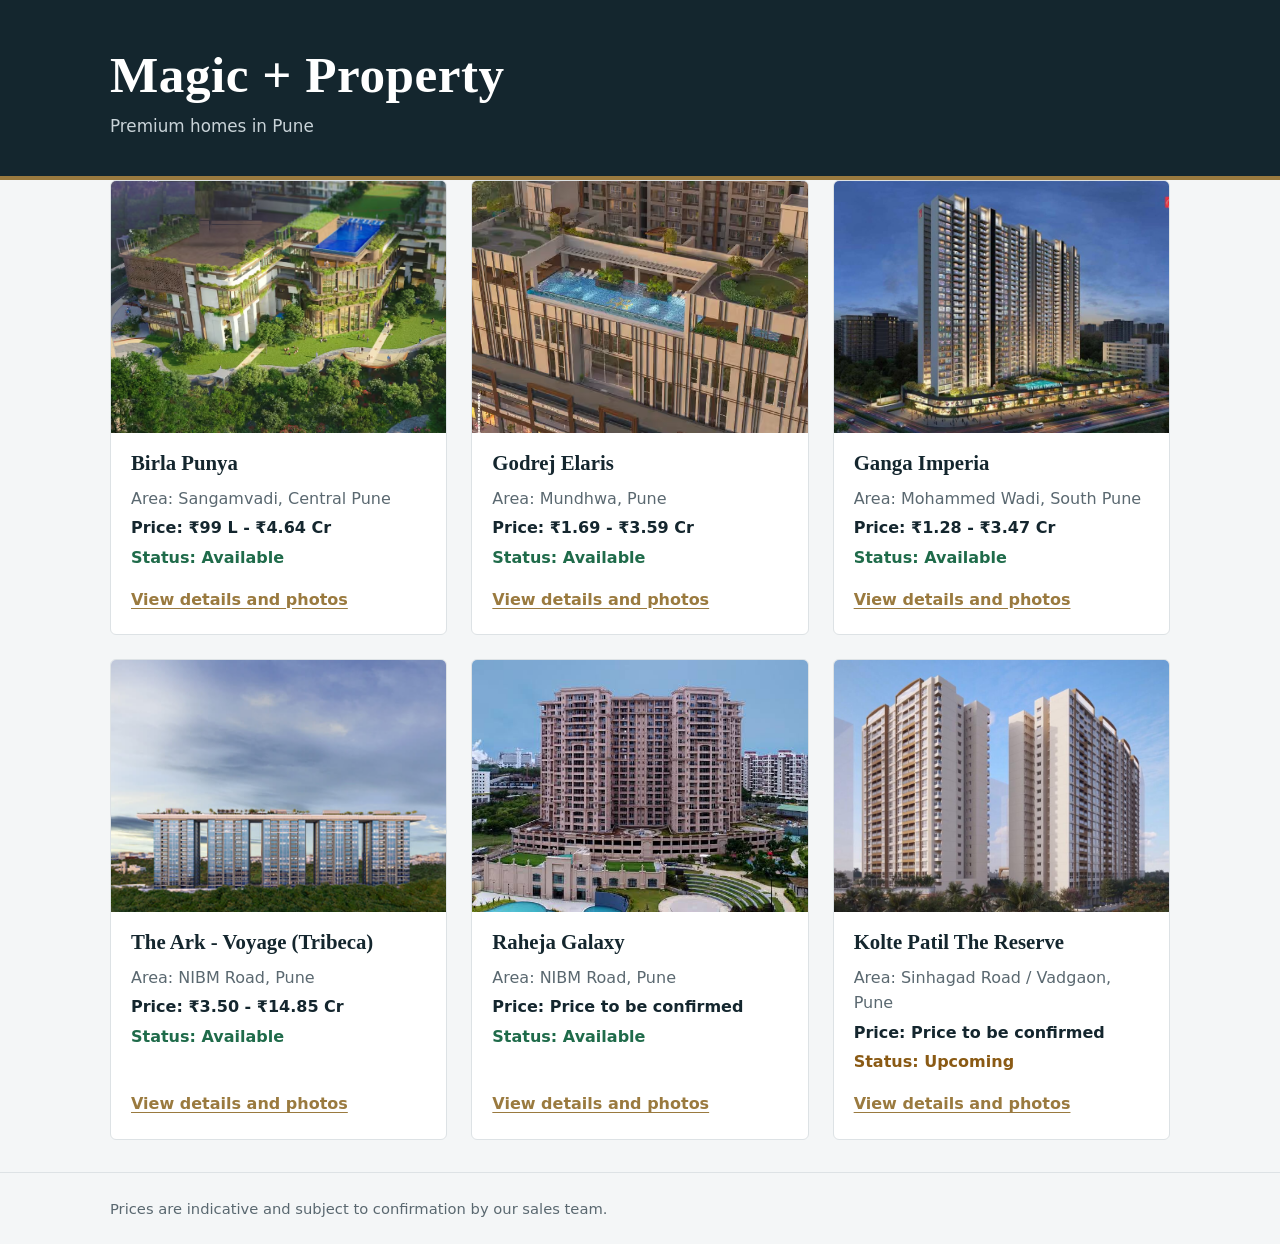
<file: index.html>
<!DOCTYPE html>
<html lang="en">
<head>
<meta charset="utf-8">
<meta name="viewport" content="width=device-width, initial-scale=1">
<title>Magic + Property | Premium homes in Pune</title>
<meta name="description" content="Magic + Property is a real estate agency in Pune, India. Browse available and upcoming premium homes.">
<link rel="stylesheet" href="style.css">
</head>
<body>
<header class="site-header">
  <div class="wrap">
    <h1>Magic + Property</h1>
    <p class="tagline">Premium homes in Pune</p>
  </div>
</header>
<main class="wrap">
  <section class="grid" aria-label="Properties">
    <article class="card">
      <div class="img-frame"><img src="images/birla-punya/thumb.jpg" alt="Birla Punya thumbnail" width="600" height="400" loading="lazy"></div>
      <div class="card-body">
        <h2>Birla Punya</h2>
        <p class="area">Area: Sangamvadi, Central Pune</p>
        <p class="price">Price: ₹99 L - ₹4.64 Cr</p>
        <p class="status available">Status: Available</p>
        <a class="link" href="https://amydosomething.github.io/magicp/birla-punya.html">View details and photos</a>
      </div>
    </article>
    <article class="card">
      <div class="img-frame"><img src="images/godrej-elaris/thumb.jpg" alt="Godrej Elaris thumbnail" width="600" height="400" loading="lazy"></div>
      <div class="card-body">
        <h2>Godrej Elaris</h2>
        <p class="area">Area: Mundhwa, Pune</p>
        <p class="price">Price: ₹1.69 - ₹3.59 Cr</p>
        <p class="status available">Status: Available</p>
        <a class="link" href="https://amydosomething.github.io/magicp/godrej-elaris.html">View details and photos</a>
      </div>
    </article>
    <article class="card">
      <div class="img-frame"><img src="images/ganga-imperia/thumb.jpg" alt="Ganga Imperia thumbnail" width="600" height="400" loading="lazy"></div>
      <div class="card-body">
        <h2>Ganga Imperia</h2>
        <p class="area">Area: Mohammed Wadi, South Pune</p>
        <p class="price">Price: ₹1.28 - ₹3.47 Cr</p>
        <p class="status available">Status: Available</p>
        <a class="link" href="https://amydosomething.github.io/magicp/ganga-imperia.html">View details and photos</a>
      </div>
    </article>
    <article class="card">
      <div class="img-frame"><img src="images/the-ark-voyage-tribeca/thumb.jpg" alt="The Ark - Voyage (Tribeca) thumbnail" width="600" height="400" loading="lazy"></div>
      <div class="card-body">
        <h2>The Ark - Voyage (Tribeca)</h2>
        <p class="area">Area: NIBM Road, Pune</p>
        <p class="price">Price: ₹3.50 - ₹14.85 Cr</p>
        <p class="status available">Status: Available</p>
        <a class="link" href="https://amydosomething.github.io/magicp/the-ark-voyage-tribeca.html">View details and photos</a>
      </div>
    </article>
    <article class="card">
      <div class="img-frame"><img src="images/raheja-galaxy/thumb.jpg" alt="Raheja Galaxy thumbnail" width="600" height="400" loading="lazy"></div>
      <div class="card-body">
        <h2>Raheja Galaxy</h2>
        <p class="area">Area: NIBM Road, Pune</p>
        <p class="price">Price: Price to be confirmed</p>
        <p class="status available">Status: Available</p>
        <a class="link" href="https://amydosomething.github.io/magicp/raheja-galaxy.html">View details and photos</a>
      </div>
    </article>
    <article class="card">
      <div class="img-frame"><img src="images/kolte-patil-the-reserve/thumb.jpg" alt="Kolte Patil The Reserve thumbnail" width="600" height="400" loading="lazy"></div>
      <div class="card-body">
        <h2>Kolte Patil The Reserve</h2>
        <p class="area">Area: Sinhagad Road / Vadgaon, Pune</p>
        <p class="price">Price: Price to be confirmed</p>
        <p class="status upcoming">Status: Upcoming</p>
        <a class="link" href="https://amydosomething.github.io/magicp/kolte-patil-the-reserve.html">View details and photos</a>
      </div>
    </article>
  </section>
</main>
<footer class="site-footer"><div class="wrap"><p>Prices are indicative and subject to confirmation by our sales team.</p></div></footer>
</body>
</html>
</file>
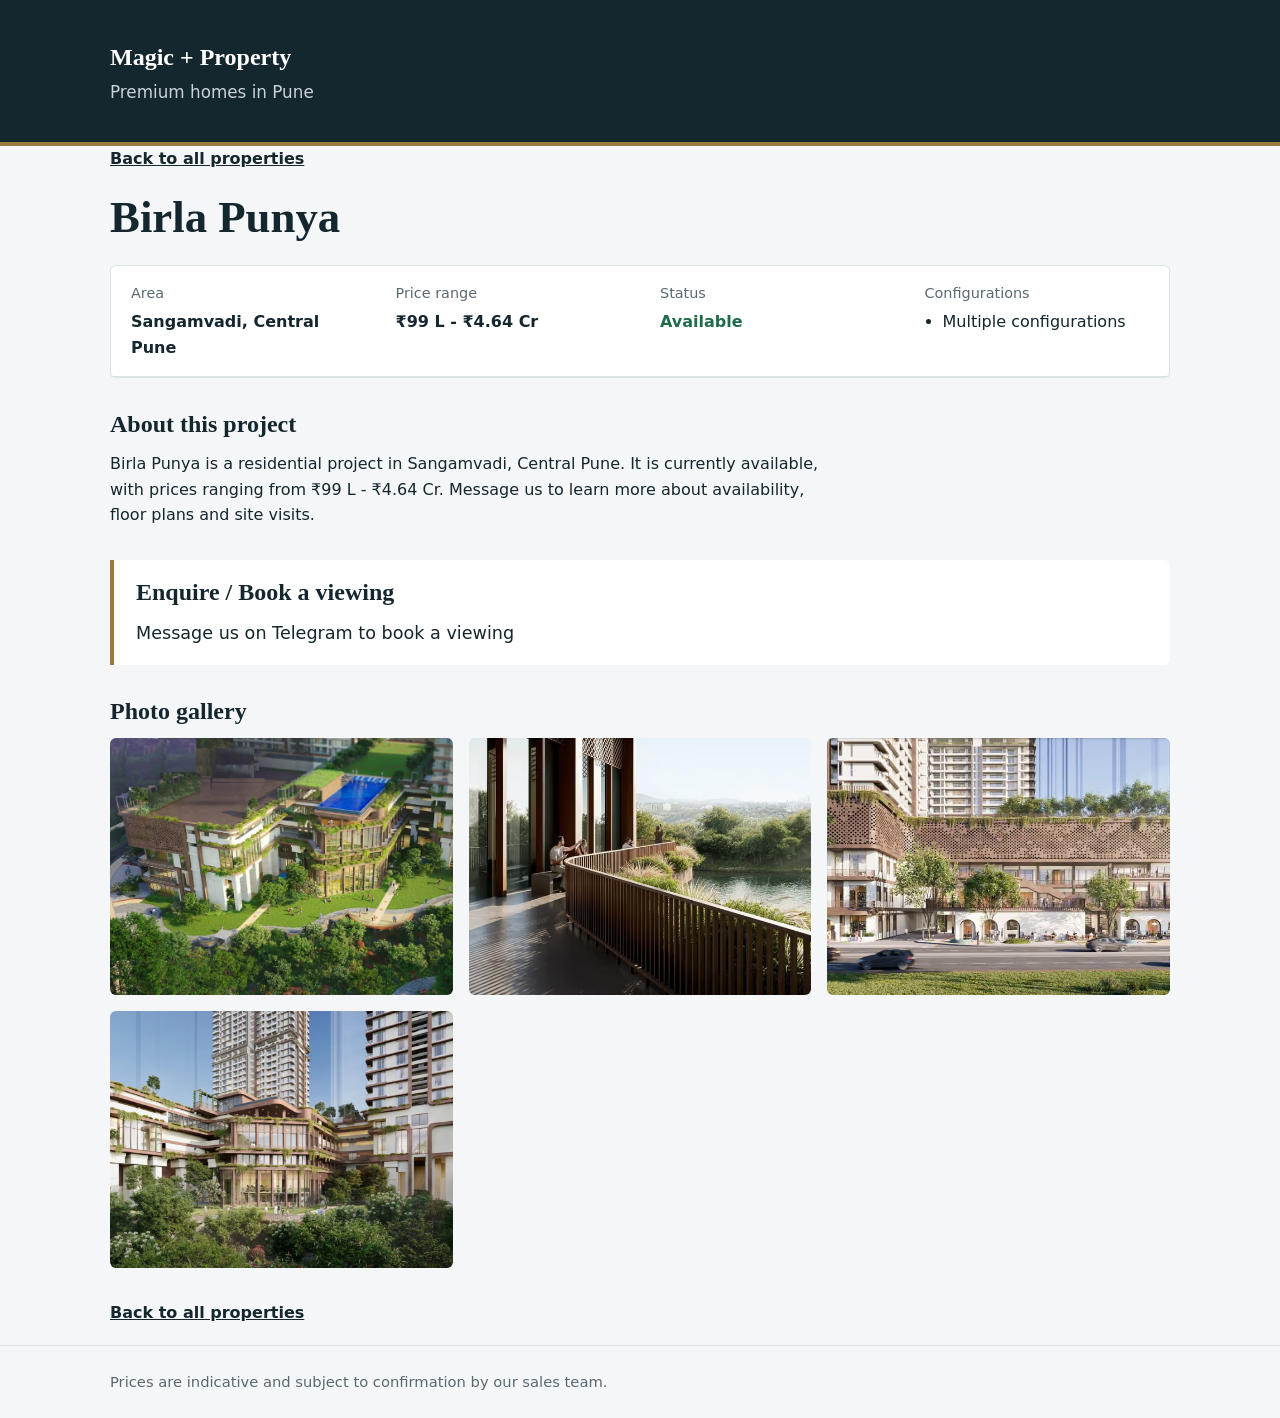
<file: birla-punya.html>
<!DOCTYPE html>
<html lang="en">
<head>
<meta charset="utf-8">
<meta name="viewport" content="width=device-width, initial-scale=1">
<title>Birla Punya | Magic + Property</title>
<meta name="description" content="Birla Punya in Sangamvadi, Central Pune. ₹99 L - ₹4.64 Cr. Status: Available.">
<link rel="stylesheet" href="style.css">
</head>
<body>
<header class="site-header">
  <div class="wrap">
    <p class="brand"><a href="index.html">Magic + Property</a></p>
    <p class="tagline">Premium homes in Pune</p>
  </div>
</header>
<main class="wrap">
  <p class="back"><a href="index.html">Back to all properties</a></p>
  <h1 class="project">Birla Punya</h1>
  <dl class="facts">
    <div><dt>Area</dt><dd>Sangamvadi, Central Pune</dd></div>
    <div><dt>Price range</dt><dd>₹99 L - ₹4.64 Cr</dd></div>
    <div><dt>Status</dt><dd class="status available">Available</dd></div>
    <div><dt>Configurations</dt><dd><ul><li>Multiple configurations</li></ul></dd></div>
  </dl>
  <section>
    <h2>About this project</h2>
    <p class="desc">Birla Punya is a residential project in Sangamvadi, Central Pune. It is currently available, with prices ranging from ₹99 L - ₹4.64 Cr. Message us to learn more about availability, floor plans and site visits.</p>
  </section>
  <section class="enquire">
    <h2>Enquire / Book a viewing</h2>
    <p>Message us on Telegram to book a viewing</p>
  </section>
  <section>
    <h2>Photo gallery</h2>
    <div class="gallery">
      <figure><div class="img-frame"><img src="images/birla-punya/1.avif" alt="Birla Punya exterior view" width="800" height="600" loading="lazy"></div></figure>
      <figure><div class="img-frame"><img src="images/birla-punya/2.avif" alt="Birla Punya living room interior" width="800" height="600" loading="lazy"></div></figure>
      <figure><div class="img-frame"><img src="images/birla-punya/3.avif" alt="Birla Punya amenities and common areas" width="800" height="600" loading="lazy"></div></figure>
      <figure><div class="img-frame"><img src="images/birla-punya/4.avif" alt="Birla Punya neighbourhood and surroundings" width="800" height="600" loading="lazy"></div></figure>
    </div>
  </section>
  <p class="back"><a href="index.html">Back to all properties</a></p>
</main>
<footer class="site-footer"><div class="wrap"><p>Prices are indicative and subject to confirmation by our sales team.</p></div></footer>
</body>
</html>
</file>
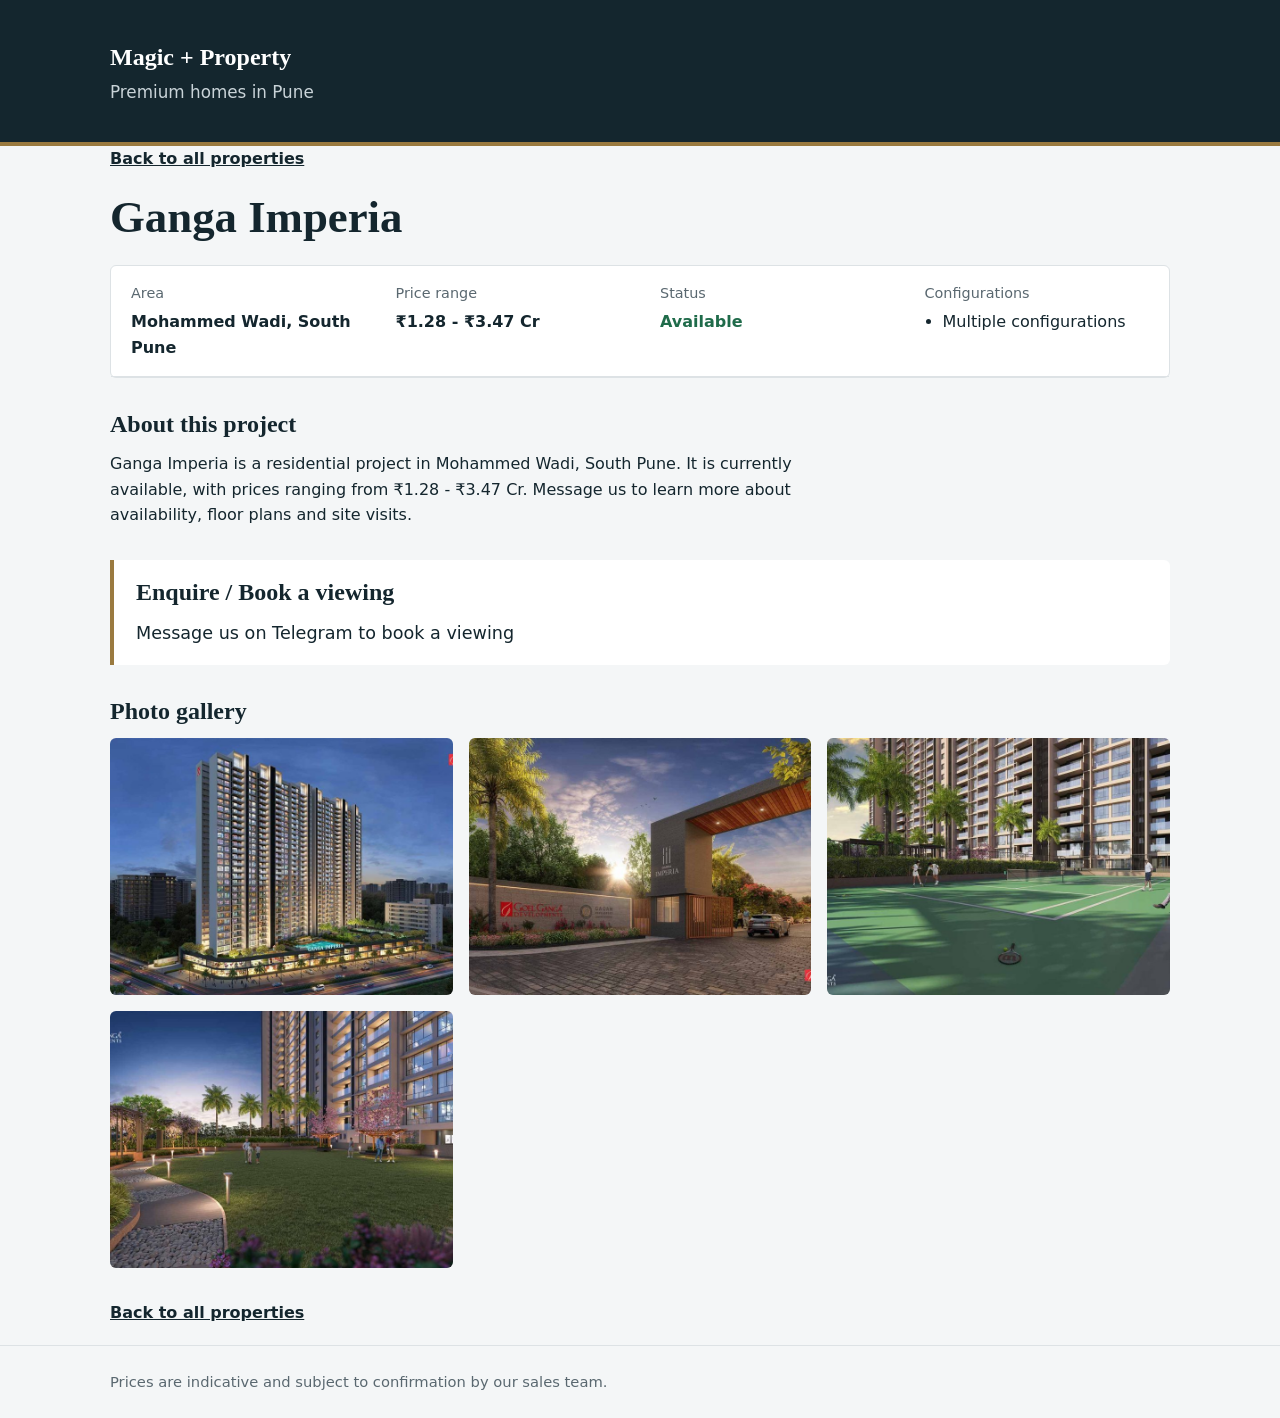
<file: ganga-imperia.html>
<!DOCTYPE html>
<html lang="en">
<head>
<meta charset="utf-8">
<meta name="viewport" content="width=device-width, initial-scale=1">
<title>Ganga Imperia | Magic + Property</title>
<meta name="description" content="Ganga Imperia in Mohammed Wadi, South Pune. ₹1.28 - ₹3.47 Cr. Status: Available.">
<link rel="stylesheet" href="style.css">
</head>
<body>
<header class="site-header">
  <div class="wrap">
    <p class="brand"><a href="index.html">Magic + Property</a></p>
    <p class="tagline">Premium homes in Pune</p>
  </div>
</header>
<main class="wrap">
  <p class="back"><a href="index.html">Back to all properties</a></p>
  <h1 class="project">Ganga Imperia</h1>
  <dl class="facts">
    <div><dt>Area</dt><dd>Mohammed Wadi, South Pune</dd></div>
    <div><dt>Price range</dt><dd>₹1.28 - ₹3.47 Cr</dd></div>
    <div><dt>Status</dt><dd class="status available">Available</dd></div>
    <div><dt>Configurations</dt><dd><ul><li>Multiple configurations</li></ul></dd></div>
  </dl>
  <section>
    <h2>About this project</h2>
    <p class="desc">Ganga Imperia is a residential project in Mohammed Wadi, South Pune. It is currently available, with prices ranging from ₹1.28 - ₹3.47 Cr. Message us to learn more about availability, floor plans and site visits.</p>
  </section>
  <section class="enquire">
    <h2>Enquire / Book a viewing</h2>
    <p>Message us on Telegram to book a viewing</p>
  </section>
  <section>
    <h2>Photo gallery</h2>
    <div class="gallery">
      <figure><div class="img-frame"><img src="images/ganga-imperia/1.jpg" alt="Ganga Imperia exterior view" width="800" height="600" loading="lazy"></div></figure>
      <figure><div class="img-frame"><img src="images/ganga-imperia/2.jpg" alt="Ganga Imperia living room interior" width="800" height="600" loading="lazy"></div></figure>
      <figure><div class="img-frame"><img src="images/ganga-imperia/3.jpg" alt="Ganga Imperia amenities and common areas" width="800" height="600" loading="lazy"></div></figure>
      <figure><div class="img-frame"><img src="images/ganga-imperia/4.jpg" alt="Ganga Imperia neighbourhood and surroundings" width="800" height="600" loading="lazy"></div></figure>
    </div>
  </section>
  <p class="back"><a href="index.html">Back to all properties</a></p>
</main>
<footer class="site-footer"><div class="wrap"><p>Prices are indicative and subject to confirmation by our sales team.</p></div></footer>
</body>
</html>
</file>
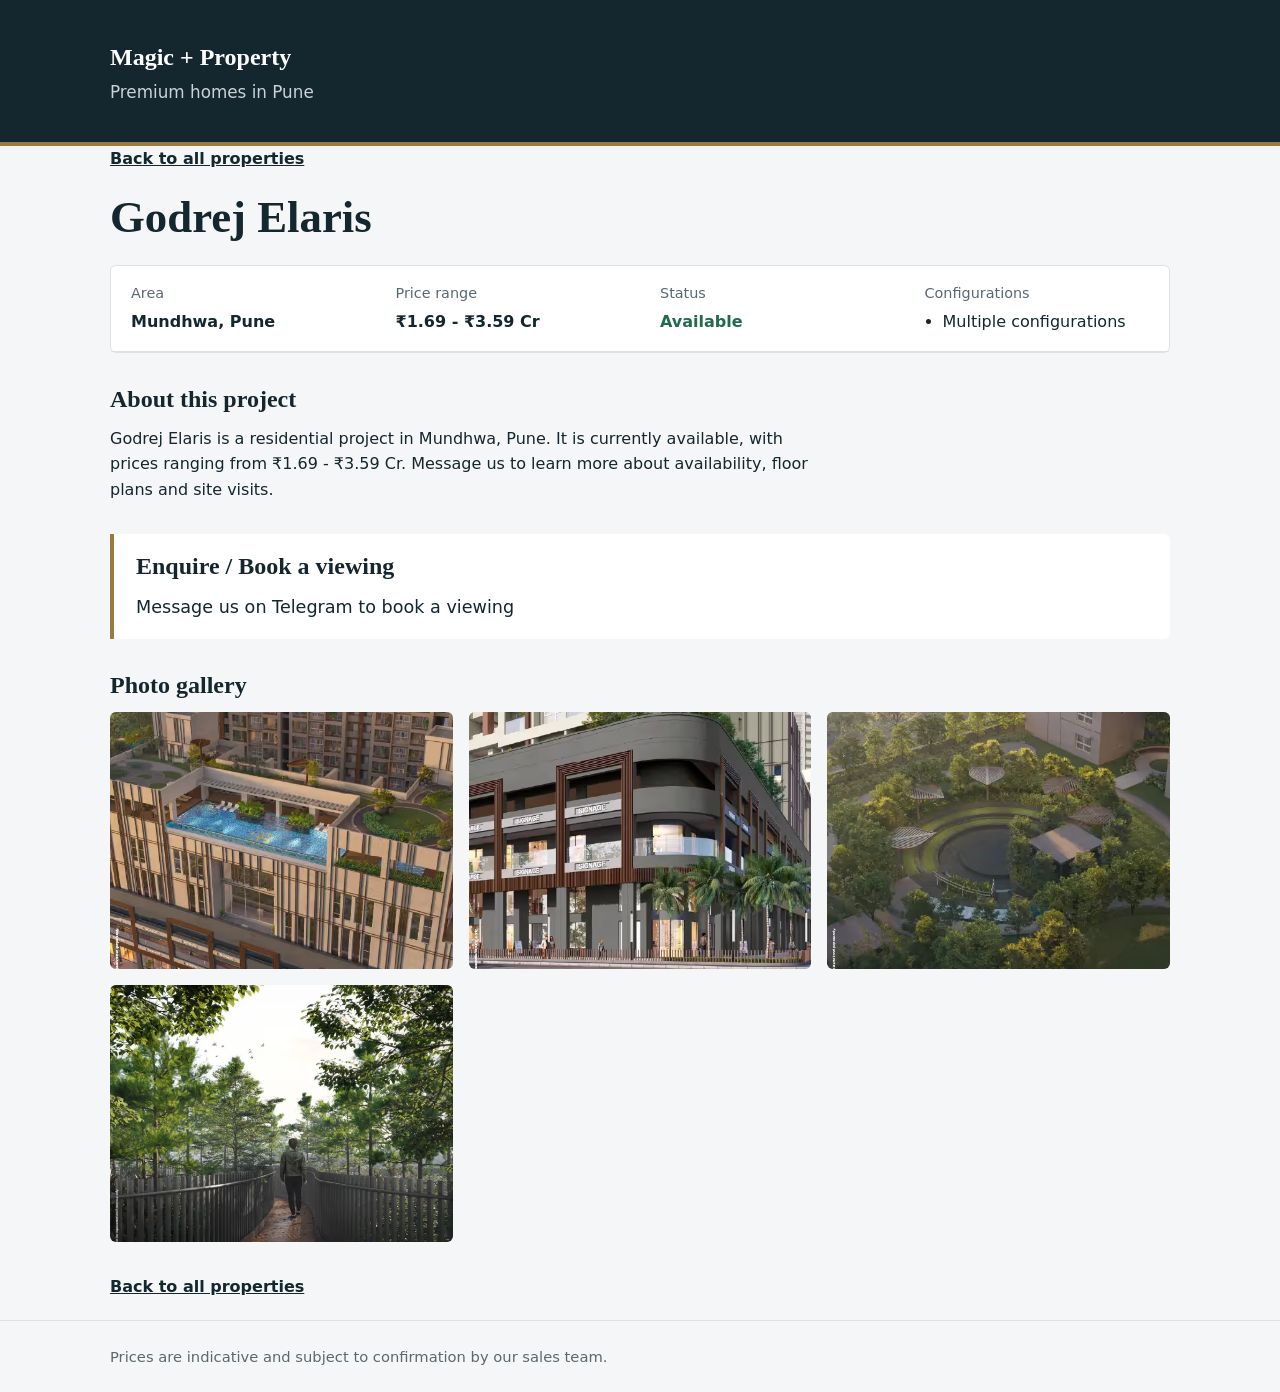
<file: godrej-elaris.html>
<!DOCTYPE html>
<html lang="en">
<head>
<meta charset="utf-8">
<meta name="viewport" content="width=device-width, initial-scale=1">
<title>Godrej Elaris | Magic + Property</title>
<meta name="description" content="Godrej Elaris in Mundhwa, Pune. ₹1.69 - ₹3.59 Cr. Status: Available.">
<link rel="stylesheet" href="style.css">
</head>
<body>
<header class="site-header">
  <div class="wrap">
    <p class="brand"><a href="index.html">Magic + Property</a></p>
    <p class="tagline">Premium homes in Pune</p>
  </div>
</header>
<main class="wrap">
  <p class="back"><a href="index.html">Back to all properties</a></p>
  <h1 class="project">Godrej Elaris</h1>
  <dl class="facts">
    <div><dt>Area</dt><dd>Mundhwa, Pune</dd></div>
    <div><dt>Price range</dt><dd>₹1.69 - ₹3.59 Cr</dd></div>
    <div><dt>Status</dt><dd class="status available">Available</dd></div>
    <div><dt>Configurations</dt><dd><ul><li>Multiple configurations</li></ul></dd></div>
  </dl>
  <section>
    <h2>About this project</h2>
    <p class="desc">Godrej Elaris is a residential project in Mundhwa, Pune. It is currently available, with prices ranging from ₹1.69 - ₹3.59 Cr. Message us to learn more about availability, floor plans and site visits.</p>
  </section>
  <section class="enquire">
    <h2>Enquire / Book a viewing</h2>
    <p>Message us on Telegram to book a viewing</p>
  </section>
  <section>
    <h2>Photo gallery</h2>
    <div class="gallery">
      <figure><div class="img-frame"><img src="images/godrej-elaris/1.avif" alt="Godrej Elaris exterior view" width="800" height="600" loading="lazy"></div></figure>
      <figure><div class="img-frame"><img src="images/godrej-elaris/2.avif" alt="Godrej Elaris living room interior" width="800" height="600" loading="lazy"></div></figure>
      <figure><div class="img-frame"><img src="images/godrej-elaris/3.avif" alt="Godrej Elaris amenities and common areas" width="800" height="600" loading="lazy"></div></figure>
      <figure><div class="img-frame"><img src="images/godrej-elaris/4.avif" alt="Godrej Elaris neighbourhood and surroundings" width="800" height="600" loading="lazy"></div></figure>
    </div>
  </section>
  <p class="back"><a href="index.html">Back to all properties</a></p>
</main>
<footer class="site-footer"><div class="wrap"><p>Prices are indicative and subject to confirmation by our sales team.</p></div></footer>
</body>
</html>
</file>
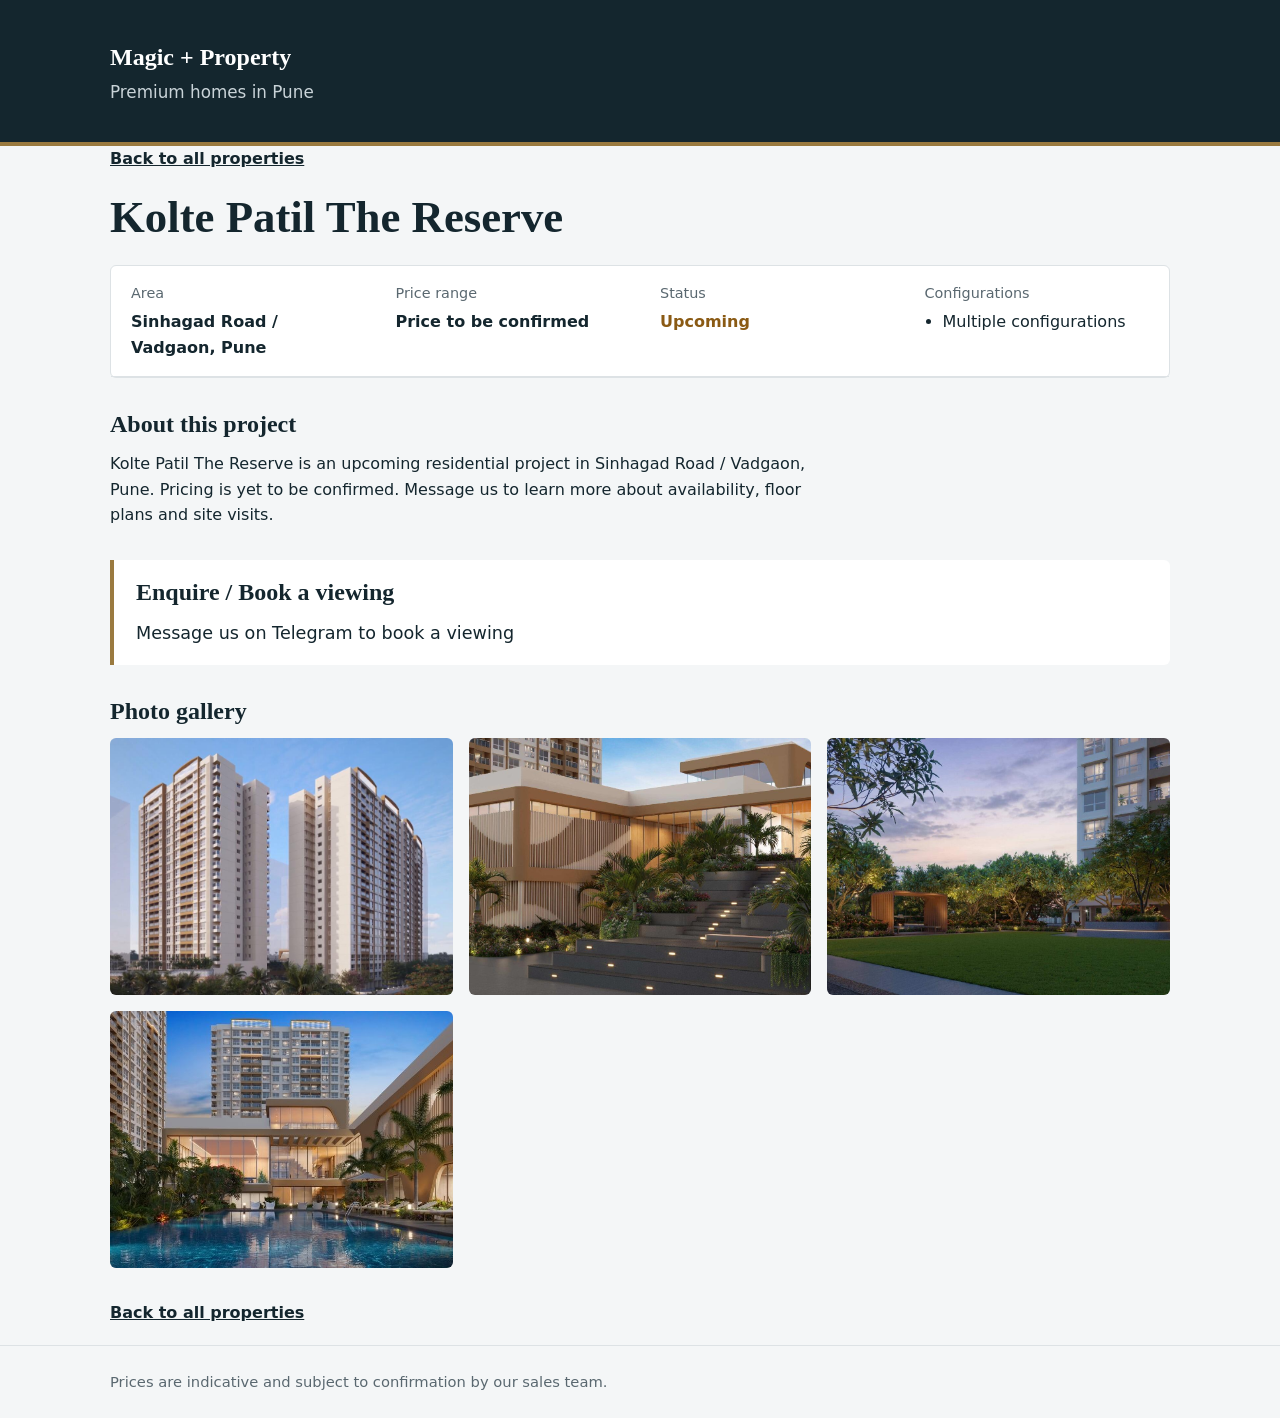
<file: kolte-patil-the-reserve.html>
<!DOCTYPE html>
<html lang="en">
<head>
<meta charset="utf-8">
<meta name="viewport" content="width=device-width, initial-scale=1">
<title>Kolte Patil The Reserve | Magic + Property</title>
<meta name="description" content="Kolte Patil The Reserve in Sinhagad Road / Vadgaon, Pune. Price to be confirmed. Status: Upcoming.">
<link rel="stylesheet" href="style.css">
</head>
<body>
<header class="site-header">
  <div class="wrap">
    <p class="brand"><a href="index.html">Magic + Property</a></p>
    <p class="tagline">Premium homes in Pune</p>
  </div>
</header>
<main class="wrap">
  <p class="back"><a href="index.html">Back to all properties</a></p>
  <h1 class="project">Kolte Patil The Reserve</h1>
  <dl class="facts">
    <div><dt>Area</dt><dd>Sinhagad Road / Vadgaon, Pune</dd></div>
    <div><dt>Price range</dt><dd>Price to be confirmed</dd></div>
    <div><dt>Status</dt><dd class="status upcoming">Upcoming</dd></div>
    <div><dt>Configurations</dt><dd><ul><li>Multiple configurations</li></ul></dd></div>
  </dl>
  <section>
    <h2>About this project</h2>
    <p class="desc">Kolte Patil The Reserve is an upcoming residential project in Sinhagad Road / Vadgaon, Pune. Pricing is yet to be confirmed. Message us to learn more about availability, floor plans and site visits.</p>
  </section>
  <section class="enquire">
    <h2>Enquire / Book a viewing</h2>
    <p>Message us on Telegram to book a viewing</p>
  </section>
  <section>
    <h2>Photo gallery</h2>
    <div class="gallery">
      <figure><div class="img-frame"><img src="images/kolte-patil-the-reserve/1.jpg" alt="Kolte Patil The Reserve exterior view" width="800" height="600" loading="lazy"></div></figure>
      <figure><div class="img-frame"><img src="images/kolte-patil-the-reserve/2.jpg" alt="Kolte Patil The Reserve living room interior" width="800" height="600" loading="lazy"></div></figure>
      <figure><div class="img-frame"><img src="images/kolte-patil-the-reserve/3.jpg" alt="Kolte Patil The Reserve amenities and common areas" width="800" height="600" loading="lazy"></div></figure>
      <figure><div class="img-frame"><img src="images/kolte-patil-the-reserve/4.jpg" alt="Kolte Patil The Reserve neighbourhood and surroundings" width="800" height="600" loading="lazy"></div></figure>
    </div>
  </section>
  <p class="back"><a href="index.html">Back to all properties</a></p>
</main>
<footer class="site-footer"><div class="wrap"><p>Prices are indicative and subject to confirmation by our sales team.</p></div></footer>
</body>
</html>
</file>
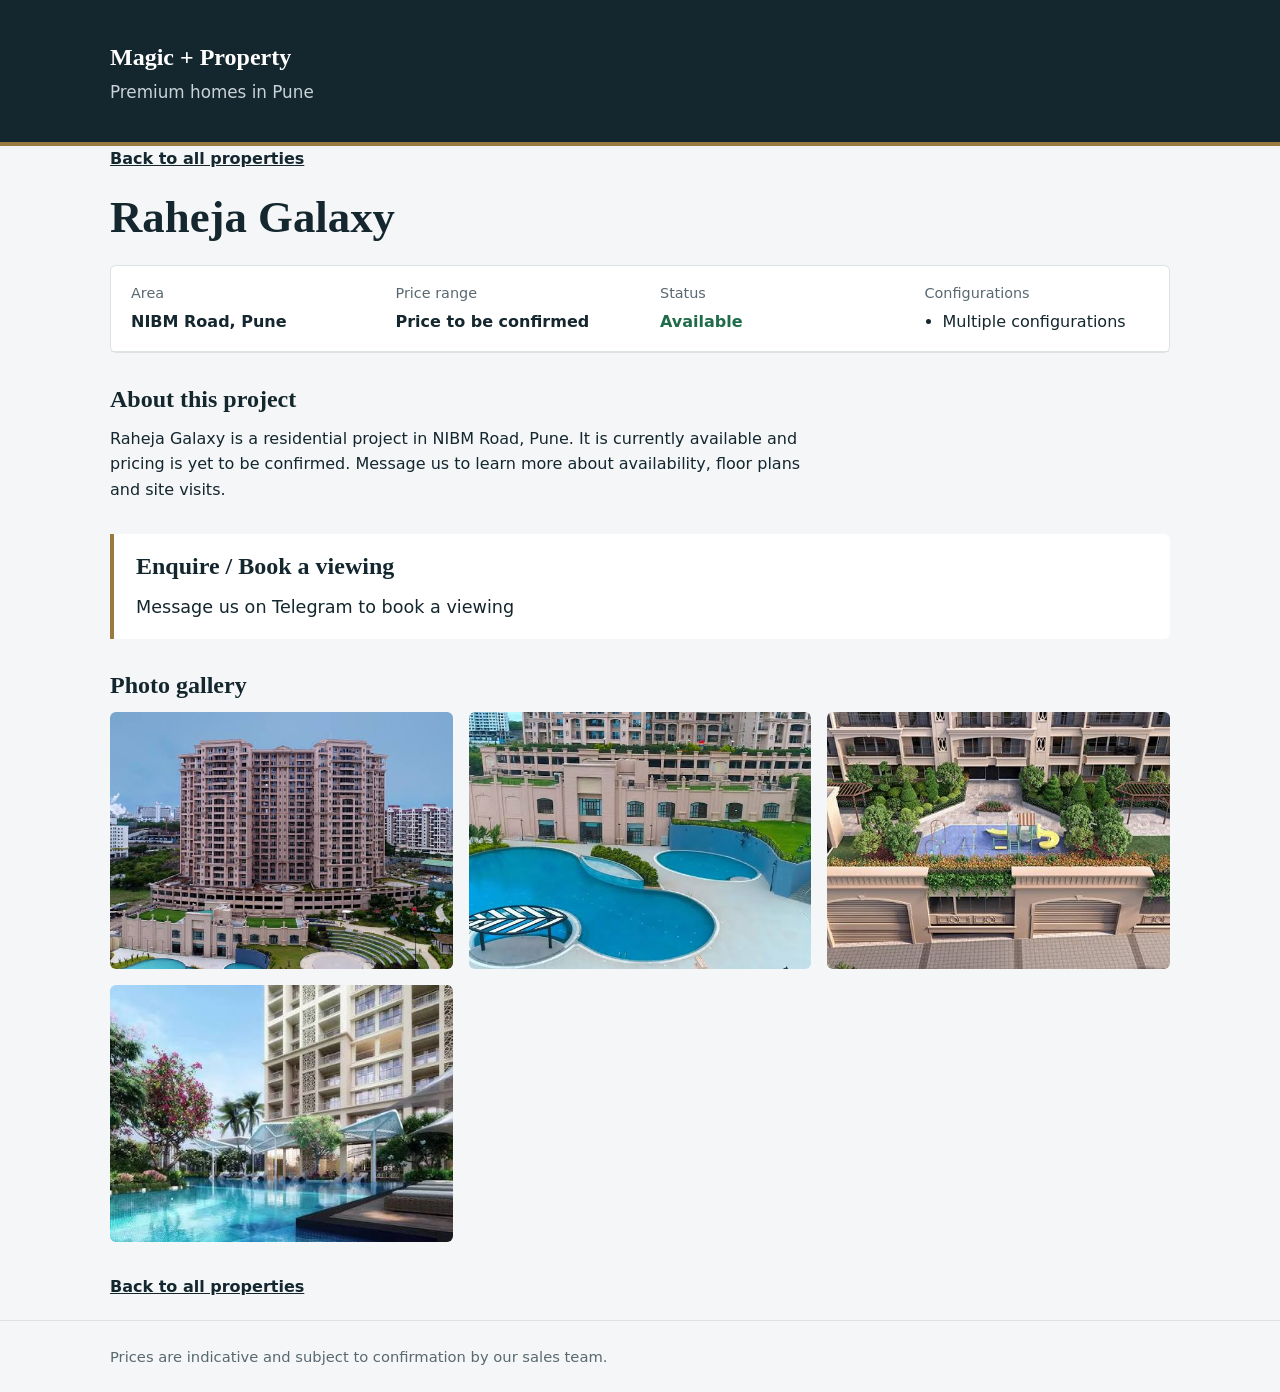
<file: raheja-galaxy.html>
<!DOCTYPE html>
<html lang="en">
<head>
<meta charset="utf-8">
<meta name="viewport" content="width=device-width, initial-scale=1">
<title>Raheja Galaxy | Magic + Property</title>
<meta name="description" content="Raheja Galaxy in NIBM Road, Pune. Price to be confirmed. Status: Available.">
<link rel="stylesheet" href="style.css">
</head>
<body>
<header class="site-header">
  <div class="wrap">
    <p class="brand"><a href="index.html">Magic + Property</a></p>
    <p class="tagline">Premium homes in Pune</p>
  </div>
</header>
<main class="wrap">
  <p class="back"><a href="index.html">Back to all properties</a></p>
  <h1 class="project">Raheja Galaxy</h1>
  <dl class="facts">
    <div><dt>Area</dt><dd>NIBM Road, Pune</dd></div>
    <div><dt>Price range</dt><dd>Price to be confirmed</dd></div>
    <div><dt>Status</dt><dd class="status available">Available</dd></div>
    <div><dt>Configurations</dt><dd><ul><li>Multiple configurations</li></ul></dd></div>
  </dl>
  <section>
    <h2>About this project</h2>
    <p class="desc">Raheja Galaxy is a residential project in NIBM Road, Pune. It is currently available and pricing is yet to be confirmed. Message us to learn more about availability, floor plans and site visits.</p>
  </section>
  <section class="enquire">
    <h2>Enquire / Book a viewing</h2>
    <p>Message us on Telegram to book a viewing</p>
  </section>
  <section>
    <h2>Photo gallery</h2>
    <div class="gallery">
      <figure><div class="img-frame"><img src="images/raheja-galaxy/1.jpg" alt="Raheja Galaxy exterior view" width="800" height="600" loading="lazy"></div></figure>
      <figure><div class="img-frame"><img src="images/raheja-galaxy/2.jpg" alt="Raheja Galaxy living room interior" width="800" height="600" loading="lazy"></div></figure>
      <figure><div class="img-frame"><img src="images/raheja-galaxy/3.jpg" alt="Raheja Galaxy amenities and common areas" width="800" height="600" loading="lazy"></div></figure>
      <figure><div class="img-frame"><img src="images/raheja-galaxy/4.jpg" alt="Raheja Galaxy neighbourhood and surroundings" width="800" height="600" loading="lazy"></div></figure>
    </div>
  </section>
  <p class="back"><a href="index.html">Back to all properties</a></p>
</main>
<footer class="site-footer"><div class="wrap"><p>Prices are indicative and subject to confirmation by our sales team.</p></div></footer>
</body>
</html>
</file>
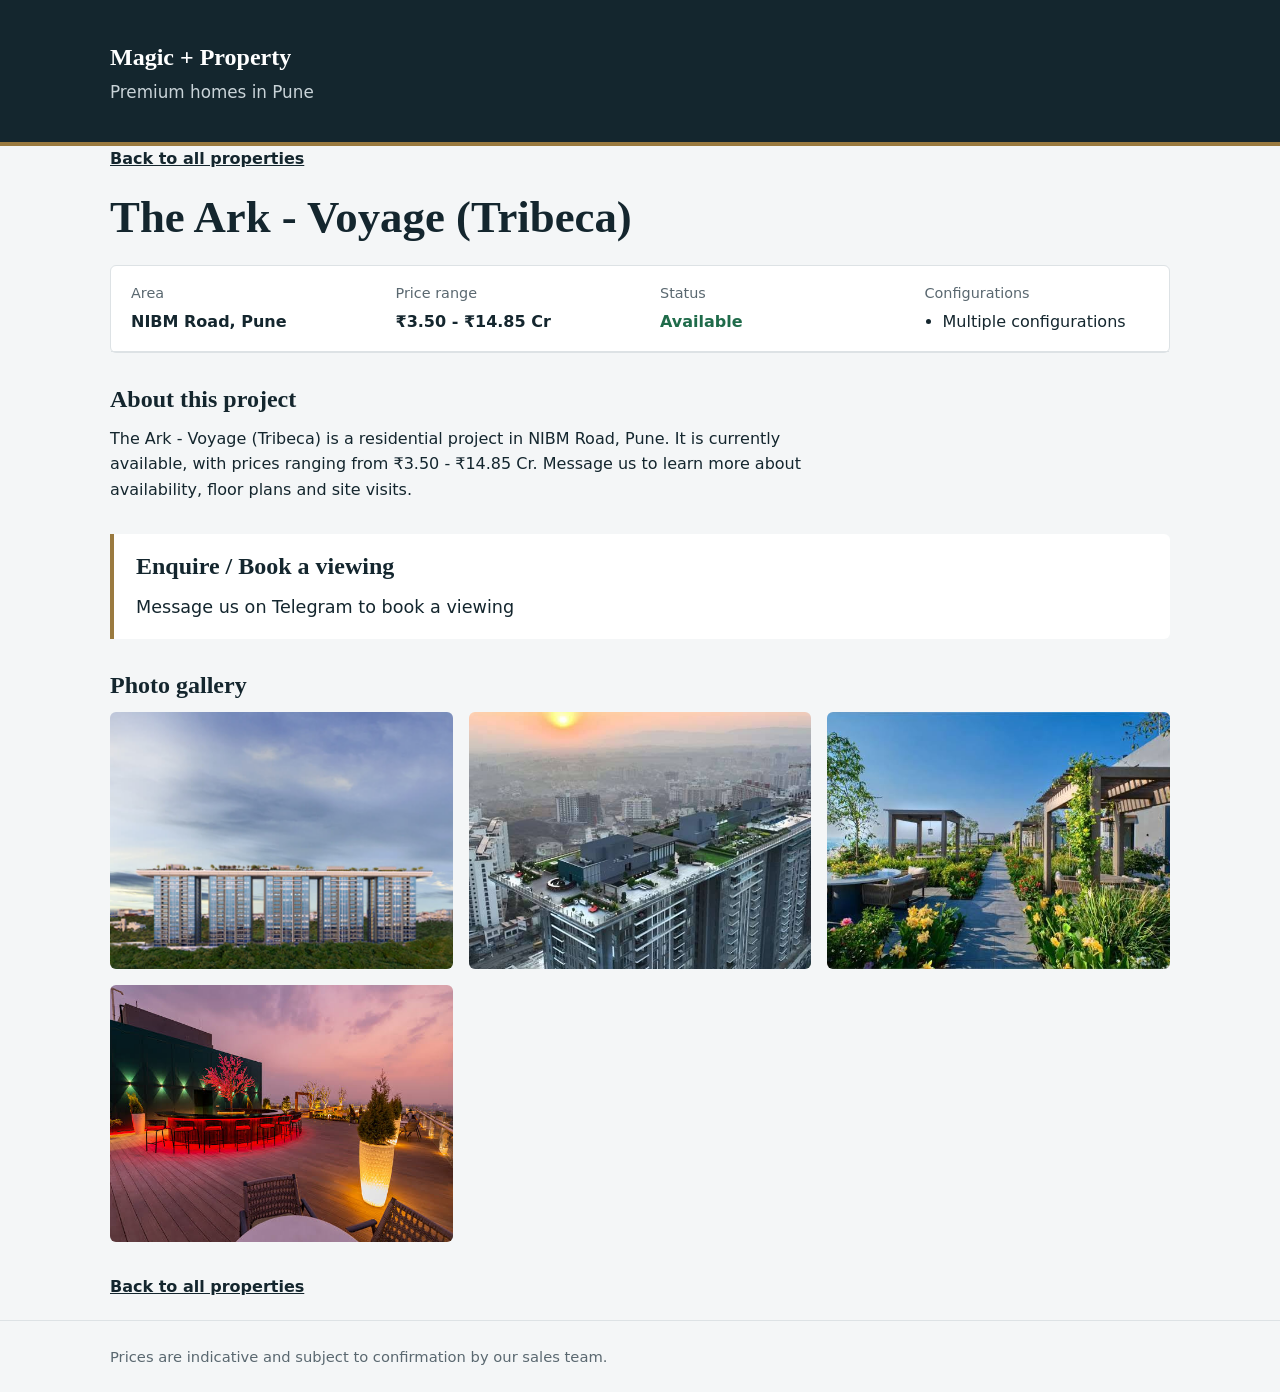
<file: the-ark-voyage-tribeca.html>
<!DOCTYPE html>
<html lang="en">
<head>
<meta charset="utf-8">
<meta name="viewport" content="width=device-width, initial-scale=1">
<title>The Ark - Voyage (Tribeca) | Magic + Property</title>
<meta name="description" content="The Ark - Voyage (Tribeca) in NIBM Road, Pune. ₹3.50 - ₹14.85 Cr. Status: Available.">
<link rel="stylesheet" href="style.css">
</head>
<body>
<header class="site-header">
  <div class="wrap">
    <p class="brand"><a href="index.html">Magic + Property</a></p>
    <p class="tagline">Premium homes in Pune</p>
  </div>
</header>
<main class="wrap">
  <p class="back"><a href="index.html">Back to all properties</a></p>
  <h1 class="project">The Ark - Voyage (Tribeca)</h1>
  <dl class="facts">
    <div><dt>Area</dt><dd>NIBM Road, Pune</dd></div>
    <div><dt>Price range</dt><dd>₹3.50 - ₹14.85 Cr</dd></div>
    <div><dt>Status</dt><dd class="status available">Available</dd></div>
    <div><dt>Configurations</dt><dd><ul><li>Multiple configurations</li></ul></dd></div>
  </dl>
  <section>
    <h2>About this project</h2>
    <p class="desc">The Ark - Voyage (Tribeca) is a residential project in NIBM Road, Pune. It is currently available, with prices ranging from ₹3.50 - ₹14.85 Cr. Message us to learn more about availability, floor plans and site visits.</p>
  </section>
  <section class="enquire">
    <h2>Enquire / Book a viewing</h2>
    <p>Message us on Telegram to book a viewing</p>
  </section>
  <section>
    <h2>Photo gallery</h2>
    <div class="gallery">
      <figure><div class="img-frame"><img src="images/the-ark-voyage-tribeca/1.jpg" alt="The Ark - Voyage (Tribeca) exterior view" width="800" height="600" loading="lazy"></div></figure>
      <figure><div class="img-frame"><img src="images/the-ark-voyage-tribeca/2.jpg" alt="The Ark - Voyage (Tribeca) living room interior" width="800" height="600" loading="lazy"></div></figure>
      <figure><div class="img-frame"><img src="images/the-ark-voyage-tribeca/3.jpg" alt="The Ark - Voyage (Tribeca) amenities and common areas" width="800" height="600" loading="lazy"></div></figure>
      <figure><div class="img-frame"><img src="images/the-ark-voyage-tribeca/4.jpg" alt="The Ark - Voyage (Tribeca) neighbourhood and surroundings" width="800" height="600" loading="lazy"></div></figure>
    </div>
  </section>
  <p class="back"><a href="index.html">Back to all properties</a></p>
</main>
<footer class="site-footer"><div class="wrap"><p>Prices are indicative and subject to confirmation by our sales team.</p></div></footer>
</body>
</html>
</file>
<file: style.css>
:root{--ink:#14262e;--muted:#5a6870;--bg:#f4f6f7;--card:#fff;--line:#dde2e5;--brass:#9a7a3f;--ok:#1f6b4a;--soon:#8a5a14;--ph:#d6d9dc}
*{box-sizing:border-box}
html{-webkit-text-size-adjust:100%}
body{margin:0;background:var(--bg);color:var(--ink);font:16px/1.6 system-ui,-apple-system,"Segoe UI",Roboto,Arial,sans-serif}
.wrap{max-width:1100px;margin:0 auto;padding:0 20px}
h1,h2{font-family:Georgia,"Iowan Old Style","Times New Roman",serif;font-weight:600;line-height:1.2;margin:0}
a{color:var(--ink)}
a:focus-visible{outline:3px solid var(--brass);outline-offset:3px}
.site-header{background:var(--ink);color:#fff;padding:44px 0 36px;border-bottom:4px solid var(--brass)}
.site-header h1{font-size:clamp(2rem,6vw,3.2rem);letter-spacing:.01em}
.brand{margin:0;font:600 1.5rem Georgia,serif}
.brand a{color:#fff;text-decoration:none}
.tagline{margin:8px 0 0;color:#c9d3d8;font-size:1.05rem}
main{padding-top:36px;padding-bottom:48px}
.grid{display:grid;grid-template-columns:repeat(auto-fill,minmax(290px,1fr));gap:24px}
.card{background:var(--card);border:1px solid var(--line);border-radius:6px;overflow:hidden;display:flex;flex-direction:column}
.img-frame{background:var(--ph);aspect-ratio:4/3;overflow:hidden;color:var(--muted);font-size:.9rem}
.img-frame img{display:block;width:100%;height:100%;object-fit:cover}
.card-body{padding:18px 20px 22px;display:flex;flex-direction:column;flex:1}
.card h2{font-size:1.3rem;margin-bottom:8px}
.card p{margin:2px 0}
.area{color:var(--muted)}
.price{font-weight:600}
.status{font-weight:600}
.status.available{color:var(--ok)}
.status.upcoming{color:var(--soon)}
.link{margin-top:auto;padding-top:14px;font-weight:600;color:var(--brass);text-decoration:underline;text-underline-offset:3px}
.back{margin:0 0 20px}
.back a{font-weight:600}
.project{font-size:clamp(1.8rem,5vw,2.8rem);margin-bottom:20px}
.facts{display:grid;grid-template-columns:repeat(auto-fit,minmax(220px,1fr));gap:0;margin:0 0 32px;background:var(--card);border:1px solid var(--line);border-radius:6px}
.facts>div{padding:16px 20px;border-bottom:1px solid var(--line)}
.facts dt{color:var(--muted);font-size:.9rem}
.facts dd{margin:4px 0 0;font-weight:600}
.facts ul{margin:0;padding-left:18px;font-weight:400}
section{margin-bottom:32px}
section h2{font-size:1.5rem;margin-bottom:12px}
.desc{max-width:70ch;margin:0}
.enquire{background:var(--card);border-left:4px solid var(--brass);padding:18px 22px;border-radius:0 6px 6px 0}
.enquire p{margin:0;font-size:1.1rem}
.gallery{display:grid;grid-template-columns:repeat(auto-fit,minmax(280px,1fr));gap:16px}
.gallery figure{margin:0}
.gallery .img-frame{border-radius:6px}
.site-footer{border-top:1px solid var(--line);padding:24px 0;color:var(--muted);font-size:.92rem}
.site-footer p{margin:0}
</file>
